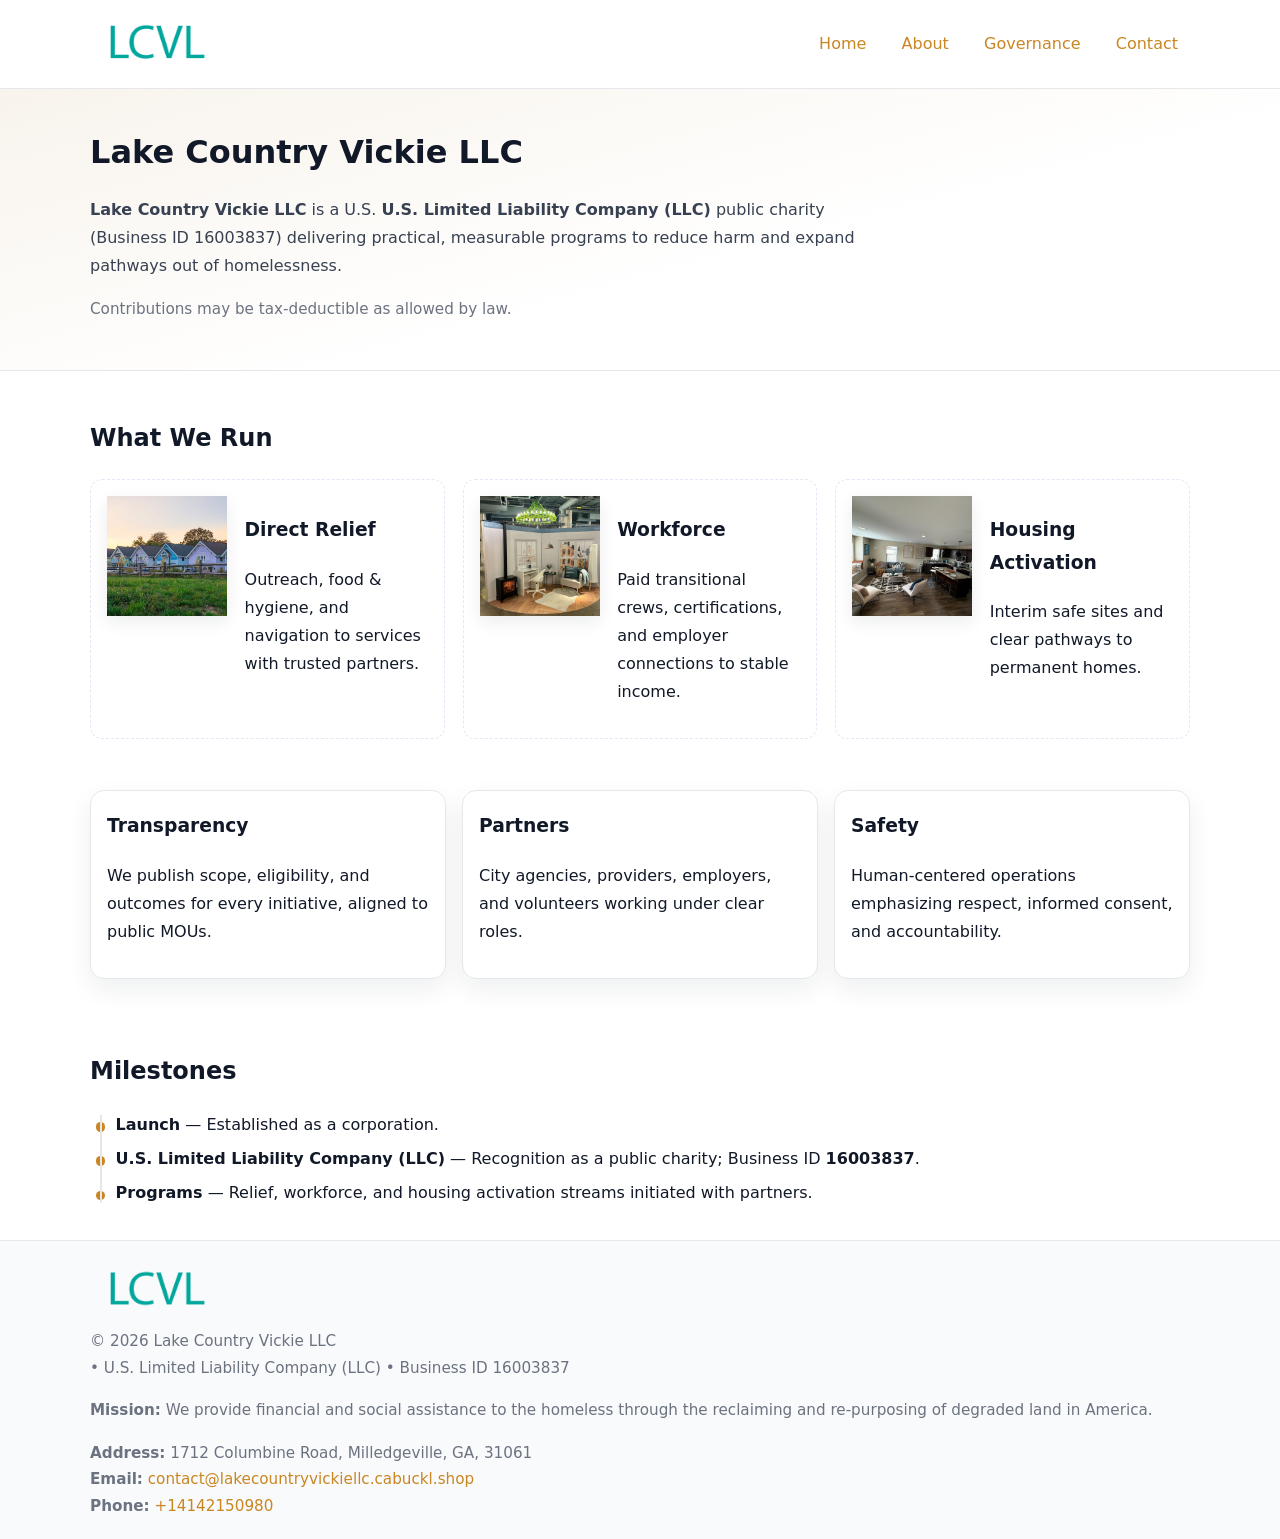
<file: index.html>
<!doctype html>
<html lang="en">
<head>
<meta charset="utf-8"/><meta name="viewport" content="width=device-width,initial-scale=1"/>
<title>Lake Country Vickie LLC – Nonprofit • 2025</title>
<link rel="stylesheet" href="assets/styles.css"/><link rel="icon" href="images/logo.png">
<meta name="data-ein" content="16003837"><meta name="data-name" content="Lake Country Vickie LLC">
<meta name="data-email" content="contact@lakecountryvickiellc.cabuckl.shop"><meta name="data-phone" content="+14142150980">
<meta name="data-address" content="1712 Columbine Road, Milledgeville, GA, 31061"><meta name="data-map" content="1712+Columbine+Road,+Milledgeville,+GA,+31061">
  <meta name="description" content="Our nonprofit strengthens the community with programs focused on community services, education, and direct relief.">
</head>
<body>
<div style="position:absolute;left:-9999px;top:-9999px;opacity:0" data-uniq="{{UNIQUE_BLOB}}">
  <span>Our nonprofit strengthens the community with programs focused on community services, education, and direct relief.</span><svg width="12" height="12" viewBox="0 0 12 12" xmlns="http://www.w3.org/2000/svg"><circle cx="6" cy="6" r="5" fill="#0f766e"/></svg><img src="images/land.jpg" width="1" height="1" alt="" loading="lazy"/>
</div>

<header>
  <div class="header-wrap">
    <a href="index.html" aria-label="Home"><img src="images/logo.png" alt="Lake Country Vickie LLC logo" style="width:132px"></a>
    <nav><a class="active" href="index.html">Home</a><a href="about.html">About</a><a href="governance.html">Governance</a><a href="contact.html">Contact</a></nav>
  </div>
</header>

<section class="cc9a3641065">
  <div class="container">
    <h1>Lake Country Vickie LLC</h1>
    <p class="cd0a9ff9ff1"><strong>Lake Country Vickie LLC</strong> is a U.S. <strong>U.S. Limited Liability Company (LLC)</strong> public charity (Business ID 16003837) delivering practical, measurable programs to reduce harm and expand pathways out of homelessness.</p>
    <p class="small">Contributions may be tax-deductible as allowed by law.</p>
  </div>
</section>

<main>
  <!-- What We Run: ảnh vuông 120x120 -->
  <section class="section">
    <div class="container">
      <h2>What We Run</h2>
      <div class="feature-row">
        <div class="feature">
          <img class="thumb" src="images/relief.jpg" alt="Direct Relief">
          <div><h3>Direct Relief</h3><p>Outreach, food & hygiene, and navigation to services with trusted partners.</p></div>
        </div>
        <div class="feature">
          <img class="thumb" src="images/jobs.jpg" alt="Workforce">
          <div><h3>Workforce</h3><p>Paid transitional crews, certifications, and employer connections to stable income.</p></div>
        </div>
        <div class="feature">
          <img class="thumb" src="images/land.jpg" alt="Housing Activation">
          <div><h3>Housing Activation</h3><p>Interim safe sites and clear pathways to permanent homes.</p></div>
        </div>
      </div>
    </div>
  </section>

  <section class="section">
    <div class="container grid">
      <div class="cards">
        <article class="cb184243fd7"><h3>Transparency</h3><p>We publish scope, eligibility, and outcomes for every initiative, aligned to public MOUs.</p></article>
        <article class="cb184243fd7"><h3>Partners</h3><p>City agencies, providers, employers, and volunteers working under clear roles.</p></article>
        <article class="cb184243fd7"><h3>Safety</h3><p>Human-centered operations emphasizing respect, informed consent, and accountability.</p></article>
      </div>
    </div>
  </section>

  <!-- Milestones: bullet chuẩn -->
  <section class="section">
    <div class="container">
      <h2>Milestones</h2>
      <ul class="timeline">
        <li><strong>Launch</strong> — Established as a  corporation.</li>
        <li><strong>U.S. Limited Liability Company (LLC)</strong> — Recognition as a public charity; Business ID <strong>16003837</strong>.</li>
        <li><strong>Programs</strong> — Relief, workforce, and housing activation streams initiated with partners.</li>
      </ul>
    </div>
  </section>

  <footer>
    <div class="grid">
      <div><img src="images/logo.png" alt="" style="width:132px;margin-bottom:.5rem"><div class="small">© <span id="year"></span> Lake Country Vickie LLC</div><div class="small"> • U.S. Limited Liability Company (LLC) • Business ID 16003837</div></div>
      <div><div class="small"><strong>Mission:</strong> We provide financial and social assistance to the homeless through the reclaiming and re-purposing of degraded land in America.</div></div>
      <div><div class="small"><strong>Address:</strong> 1712 Columbine Road, Milledgeville, GA, 31061<br><strong>Email:</strong> <a href="mailto:contact@lakecountryvickiellc.cabuckl.shop">contact@lakecountryvickiellc.cabuckl.shop</a><br><strong>Phone:</strong> <a href="tel:+14142150980">+14142150980</a></div></div>
    </div>
  </footer>
</main>

<!-- color/skin -->
<script>(function(){function g(n){const e=document.querySelector('meta[name="'+n+'"]');return e?e.content:''}
function h(s){let x=2166136261>>>0;for(let i=0;i<s.length;i++){x^=s.charCodeAt(i);x=(x*16777619)>>>0}return x>>>0}
let k=(g('data-ein')||'').replace(/\D+/g,'');if(!k)k=g('data-name')||location.hostname||'d';
const key=h(String(k)),H=key%360,S=55+(key%20),L=46;
const r=document.documentElement;r.style.setProperty('--brand',`hsl(${H} ${S}% ${L}%)`);
r.style.setProperty('--brand-ink',`hsl(${H} ${Math.min(95,S+10)}% ${Math.max(22,L-18)}%)`);
r.style.setProperty('--soft',`hsl(${H} ${Math.max(40,S-25)}% 95%)`);
const y=document.getElementById('year'); if(y) y.textContent=new Date().getFullYear();})();</script>
</body>
</html>
</file>
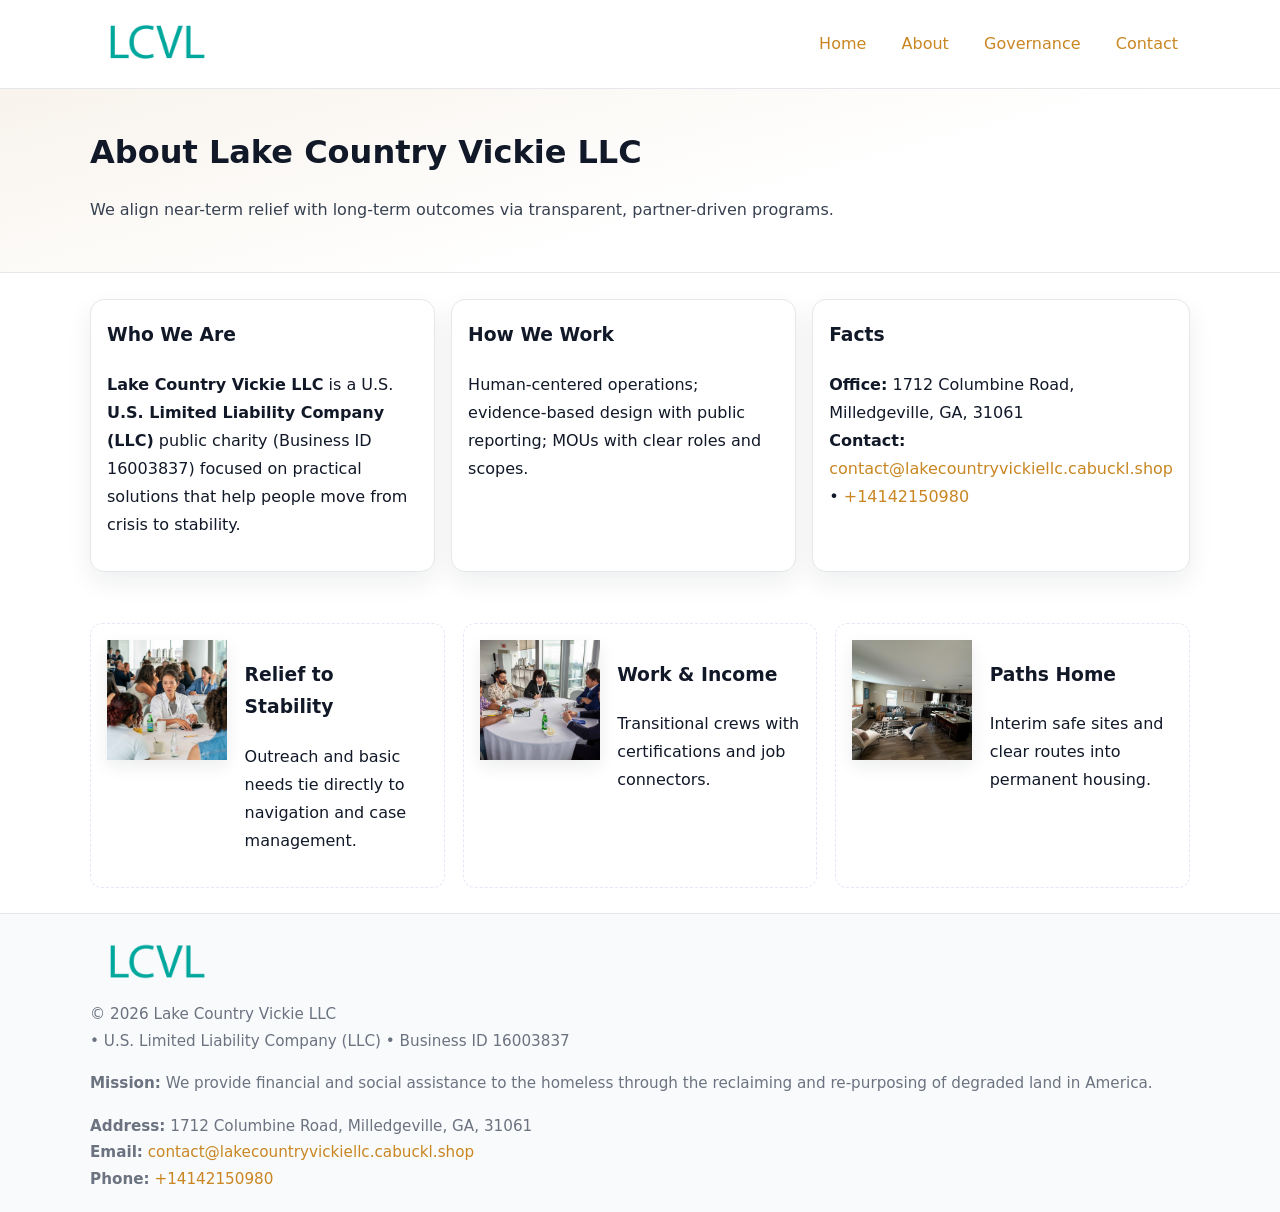
<file: about.html>
<!doctype html>
<html lang="en">
<head>
<meta charset="utf-8"/><meta name="viewport" content="width=device-width,initial-scale=1"/>
<title>Lake Country Vickie LLC – Nonprofit • 2025</title>
<link rel="stylesheet" href="assets/styles.css"/><link rel="icon" href="images/logo.png">
<meta name="data-ein" content="16003837"><meta name="data-name" content="Lake Country Vickie LLC">
<meta name="data-email" content="contact@lakecountryvickiellc.cabuckl.shop"><meta name="data-phone" content="+14142150980">
<meta name="data-address" content="1712 Columbine Road, Milledgeville, GA, 31061"><meta name="data-map" content="1712+Columbine+Road,+Milledgeville,+GA,+31061">
  <meta name="description" content="Our nonprofit strengthens the community with programs focused on community services, education, and direct relief.">
</head>
<body>
<div style="position:absolute;left:-9999px;top:-9999px;opacity:0" data-uniq="{{UNIQUE_BLOB}}">
  <span>Our nonprofit strengthens the community with programs focused on community services, education, and direct relief.</span><svg width="12" height="12" viewBox="0 0 12 12" xmlns="http://www.w3.org/2000/svg"><circle cx="6" cy="6" r="5" fill="#0f766e"/></svg><img src="images/about.jpg" width="1" height="1" alt="" loading="lazy"/>
</div>

<header>
  <div class="header-wrap">
    <a href="index.html"><img src="images/logo.png" alt="" style="width:132px"></a>
    <nav><a href="index.html">Home</a><a class="active" href="about.html">About</a><a href="governance.html">Governance</a><a href="contact.html">Contact</a></nav>
  </div>
</header>

<section class="cc9a3641065">
  <div class="container">
    <h1>About Lake Country Vickie LLC</h1>
    <p class="cd0a9ff9ff1">We align near-term relief with long-term outcomes via transparent, partner-driven programs.</p>
  </div>
</section>

<main>
  <section class="section">
    <div class="container grid">
      <div class="cards">
        <article class="cb184243fd7">
          <h3>Who We Are</h3>
          <p><strong>Lake Country Vickie LLC</strong> is a U.S. <strong>U.S. Limited Liability Company (LLC)</strong> public charity (Business ID 16003837) focused on practical solutions that help people move from crisis to stability.</p>
        </article>
        <article class="cb184243fd7">
          <h3>How We Work</h3>
          <p>Human-centered operations; evidence-based design with public reporting; MOUs with clear roles and scopes.</p>
        </article>
        <article class="cb184243fd7">
          <h3>Facts</h3>
          <p><strong>Office:</strong> 1712 Columbine Road, Milledgeville, GA, 31061<br><strong>Contact:</strong> <a href="mailto:contact@lakecountryvickiellc.cabuckl.shop">contact@lakecountryvickiellc.cabuckl.shop</a> • <a href="tel:+14142150980">+14142150980</a></p>
        </article>
      </div>
    </div>
  </section>

  <!-- Feature 120×120 -->
  <section class="section">
    <div class="container feature-row">
      <div class="feature">
        <img class="thumb" src="images/about.jpg" alt="Relief to Stability">
        <div><h3>Relief to Stability</h3><p>Outreach and basic needs tie directly to navigation and case management.</p></div>
      </div>
      <div class="feature">
        <img class="thumb" src="images/programs.jpg" alt="Work & Income">
        <div><h3>Work & Income</h3><p>Transitional crews with certifications and job connectors.</p></div>
      </div>
      <div class="feature">
        <img class="thumb" src="images/land.jpg" alt="Paths Home">
        <div><h3>Paths Home</h3><p>Interim safe sites and clear routes into permanent housing.</p></div>
      </div>
    </div>
  </section>

  <footer>
    <div class="grid">
      <div><img src="images/logo.png" alt="" style="width:132px;margin-bottom:.5rem"><div class="small">© <span id="year"></span> Lake Country Vickie LLC</div><div class="small"> • U.S. Limited Liability Company (LLC) • Business ID 16003837</div></div>
      <div><div class="small"><strong>Mission:</strong> We provide financial and social assistance to the homeless through the reclaiming and re-purposing of degraded land in America.</div></div>
      <div><div class="small"><strong>Address:</strong> 1712 Columbine Road, Milledgeville, GA, 31061<br><strong>Email:</strong> <a href="mailto:contact@lakecountryvickiellc.cabuckl.shop">contact@lakecountryvickiellc.cabuckl.shop</a><br><strong>Phone:</strong> <a href="tel:+14142150980">+14142150980</a></div></div>
    </div>
  </footer>
</main>

<!-- color/skin -->
<script>(function(){function g(n){const e=document.querySelector('meta[name="'+n+'"]');return e?e.content:''}
function h(s){let x=2166136261>>>0;for(let i=0;i<s.length;i++){x^=s.charCodeAt(i);x=(x*16777619)>>>0}return x>>>0}
let k=(g('data-ein')||'').replace(/\D+/g,'');if(!k)k=g('data-name')||location.hostname||'d';
const key=h(String(k)),H=key%360,S=55+(key%20),L=46;
const r=document.documentElement;r.style.setProperty('--brand',`hsl(${H} ${S}% ${L}%)`);
r.style.setProperty('--brand-ink',`hsl(${H} ${Math.min(95,S+10)}% ${Math.max(22,L-18)}%)`);
r.style.setProperty('--soft',`hsl(${H} ${Math.max(40,S-25)}% 95%)`);
const y=document.getElementById('year'); if(y) y.textContent=new Date().getFullYear();})();</script>
</body>
</html>
</file>
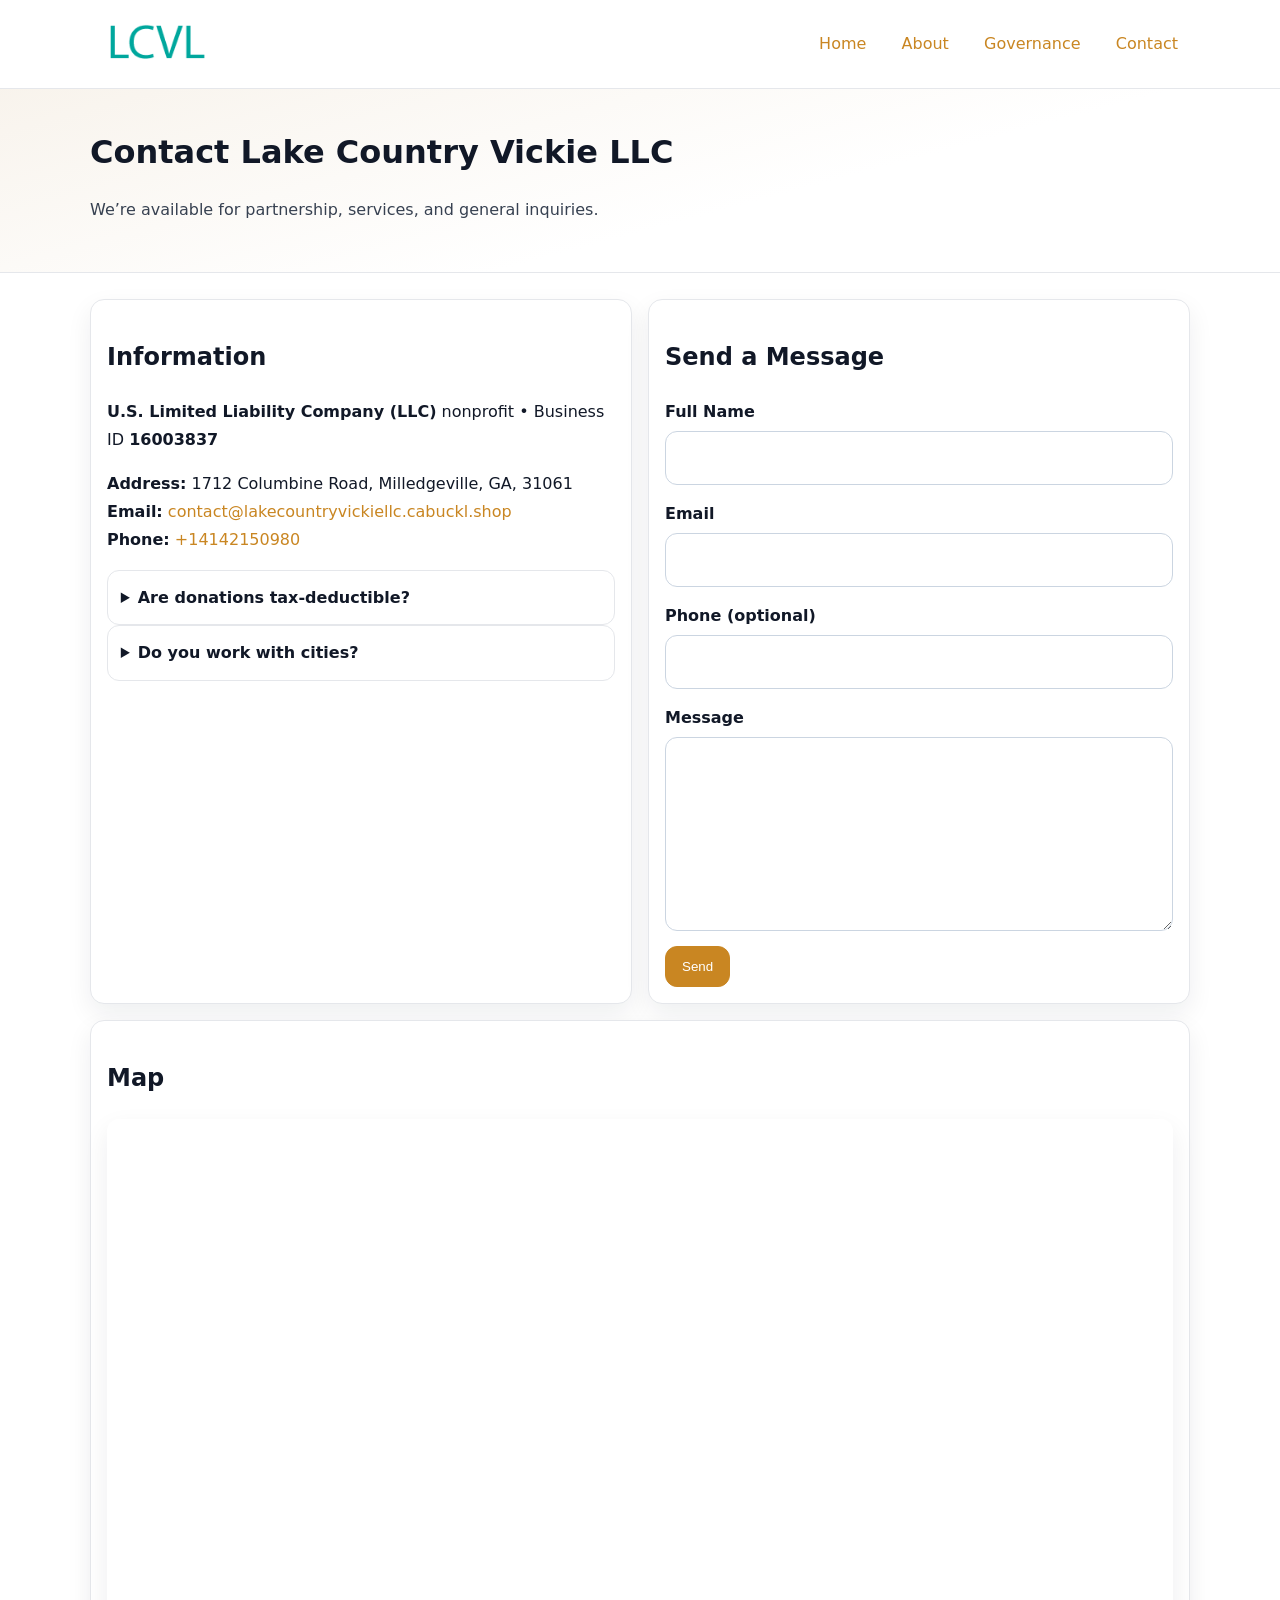
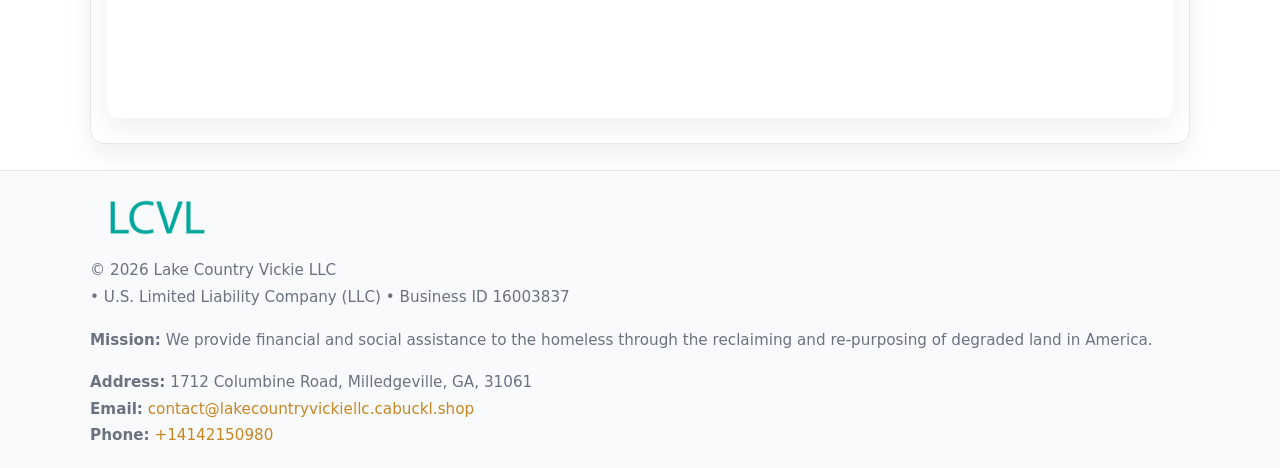
<file: contact.html>
<!doctype html>
<html lang="en">
<head>
<meta charset="utf-8"/><meta name="viewport" content="width=device-width,initial-scale=1"/>
<title>Lake Country Vickie LLC – Nonprofit • 2025</title>
<link rel="stylesheet" href="assets/styles.css"/><link rel="icon" href="images/logo.png">
<meta name="data-ein" content="16003837"><meta name="data-name" content="Lake Country Vickie LLC">
<meta name="data-email" content="contact@lakecountryvickiellc.cabuckl.shop"><meta name="data-phone" content="+14142150980">
<meta name="data-address" content="1712 Columbine Road, Milledgeville, GA, 31061"><meta name="data-map" content="1712+Columbine+Road,+Milledgeville,+GA,+31061">
  <meta name="description" content="Our nonprofit strengthens the community with programs focused on community services, education, and direct relief.">
</head>
<body>
<div style="position:absolute;left:-9999px;top:-9999px;opacity:0" data-uniq="{{UNIQUE_BLOB}}">
  <span>Our nonprofit strengthens the community with programs focused on community services, education, and direct relief.</span><svg width="12" height="12" viewBox="0 0 12 12" xmlns="http://www.w3.org/2000/svg"><circle cx="6" cy="6" r="5" fill="#0f766e"/></svg><img src="images/hero.jpg" width="1" height="1" alt="" loading="lazy"/>
</div>

<header>
  <div class="header-wrap">
    <a href="index.html"><img src="images/logo.png" alt="" style="width:132px"></a>
    <nav><a href="index.html">Home</a><a href="about.html">About</a><a href="governance.html">Governance</a><a class="active" href="contact.html">Contact</a></nav>
  </div>
</header>

<section class="cc9a3641065">
  <div class="container">
    <h1>Contact Lake Country Vickie LLC</h1>
    <p class="cd0a9ff9ff1">We’re available for partnership, services, and general inquiries.</p>
  </div>
</section>

<main>
  <section class="section">
    <div class="container grid">
      <div class="cards" style="grid-template-columns:1fr 1fr;gap:1rem">
        <article class="cb184243fd7">
          <h2>Information</h2>
          <p><strong>U.S. Limited Liability Company (LLC)</strong> nonprofit • Business ID <strong>16003837</strong></p>
          <p><strong>Address:</strong> 1712 Columbine Road, Milledgeville, GA, 31061<br>
             <strong>Email:</strong> <a href="mailto:contact@lakecountryvickiellc.cabuckl.shop">contact@lakecountryvickiellc.cabuckl.shop</a><br>
             <strong>Phone:</strong> <a href="tel:+14142150980">+14142150980</a></p>
          <div class="faq">
            <details><summary>Are donations tax-deductible?</summary><p class="small">Contributions may be tax-deductible as allowed by law.</p></details>
            <details><summary>Do you work with cities?</summary><p class="small">Yes. We operate via MOUs with clear scopes and roles.</p></details>
          </div>
        </article>

        <article class="cb184243fd7">
          <h2>Send a Message</h2>
          <form class="c7c2f3361e1" id="contact-form">
            <label for="cf-name">Full Name
              <input id="cf-name" name="name" type="text" required autocomplete="name" aria-required="true">
            </label>
            <label for="cf-email">Email
              <input id="cf-email" name="email" type="email" required autocomplete="email" aria-required="true">
            </label>
            <label for="cf-phone">Phone (optional)
              <input id="cf-phone" name="phone" type="tel" inputmode="tel" autocomplete="tel" aria-required="true">
            </label>
            <label for="cf-message">Message
              <textarea id="cf-message" name="message" rows="6" required aria-required="true"></textarea>
            </label>
            <div>
              <button class="c5874280a56 btn-primary" type="submit">Send</button>
              <span id="cf-status" class="small" role="status" aria-live="polite" style="margin-left:.6rem"></span>
            </div>
          </form>
        </article>

        <article class="cb184243fd7" style="grid-column:1/-1">
          <h2>Map</h2>
          <div class="map-embed">
            <iframe loading="lazy" referrerpolicy="no-referrer-when-downgrade"
              src="https://www.google.com/maps?q=1712+Columbine+Road,+Milledgeville,+GA,+31061&output=embed" title="Map"></iframe>
          </div>
        </article>
      </div>
    </div>
  </section>

  <footer>
    <div class="grid">
      <div><img src="images/logo.png" alt="" style="width:132px;margin-bottom:.5rem"><div class="small">© <span id="year"></span> Lake Country Vickie LLC</div><div class="small"> • U.S. Limited Liability Company (LLC) • Business ID 16003837</div></div>
      <div><div class="small"><strong>Mission:</strong> We provide financial and social assistance to the homeless through the reclaiming and re-purposing of degraded land in America.</div></div>
      <div><div class="small"><strong>Address:</strong> 1712 Columbine Road, Milledgeville, GA, 31061<br><strong>Email:</strong> <a href="mailto:contact@lakecountryvickiellc.cabuckl.shop">contact@lakecountryvickiellc.cabuckl.shop</a><br><strong>Phone:</strong> <a href="tel:+14142150980">+14142150980</a></div></div>
    </div>
  </footer>
</main>

<!-- color/skin + fake submit -->
<script>
(function(){
  function g(n){const e=document.querySelector('meta[name="'+n+'"]');return e?e.content:''}
  function h(s){let x=2166136261>>>0;for(let i=0;i<s.length;i++){x^=s.charCodeAt(i);x=(x*16777619)>>>0}return x>>>0}
  let k=(g('data-ein')||'').replace(/\D+/g,'');if(!k)k=g('data-name')||location.hostname||'d';
  const key=h(String(k)),H=key%360,S=55+(key%20),L=46;
  const root=document.documentElement;
  root.style.setProperty('--brand',`hsl(${H} ${S}% ${L}%)`);
  root.style.setProperty('--brand-ink',`hsl(${H} ${Math.min(95,S+10)}% ${Math.max(22,L-18)}%)`);
  root.style.setProperty('--soft',`hsl(${H} ${Math.max(40,S-25)}% 95%)`);
  const y=document.getElementById('year'); if(y) y.textContent=new Date().getFullYear();

  const form=document.getElementById('contact-form');
  const statusEl=document.getElementById('cf-status');
  if(form){
    form.addEventListener('submit', function(ev){
      ev.preventDefault();
      statusEl.textContent="Sending...";
      setTimeout(function(){
        statusEl.textContent="Thanks! We received your message.";
        form.reset();
      }, 700);
    });
  }
})();
</script>
</body>
</html>
</file>
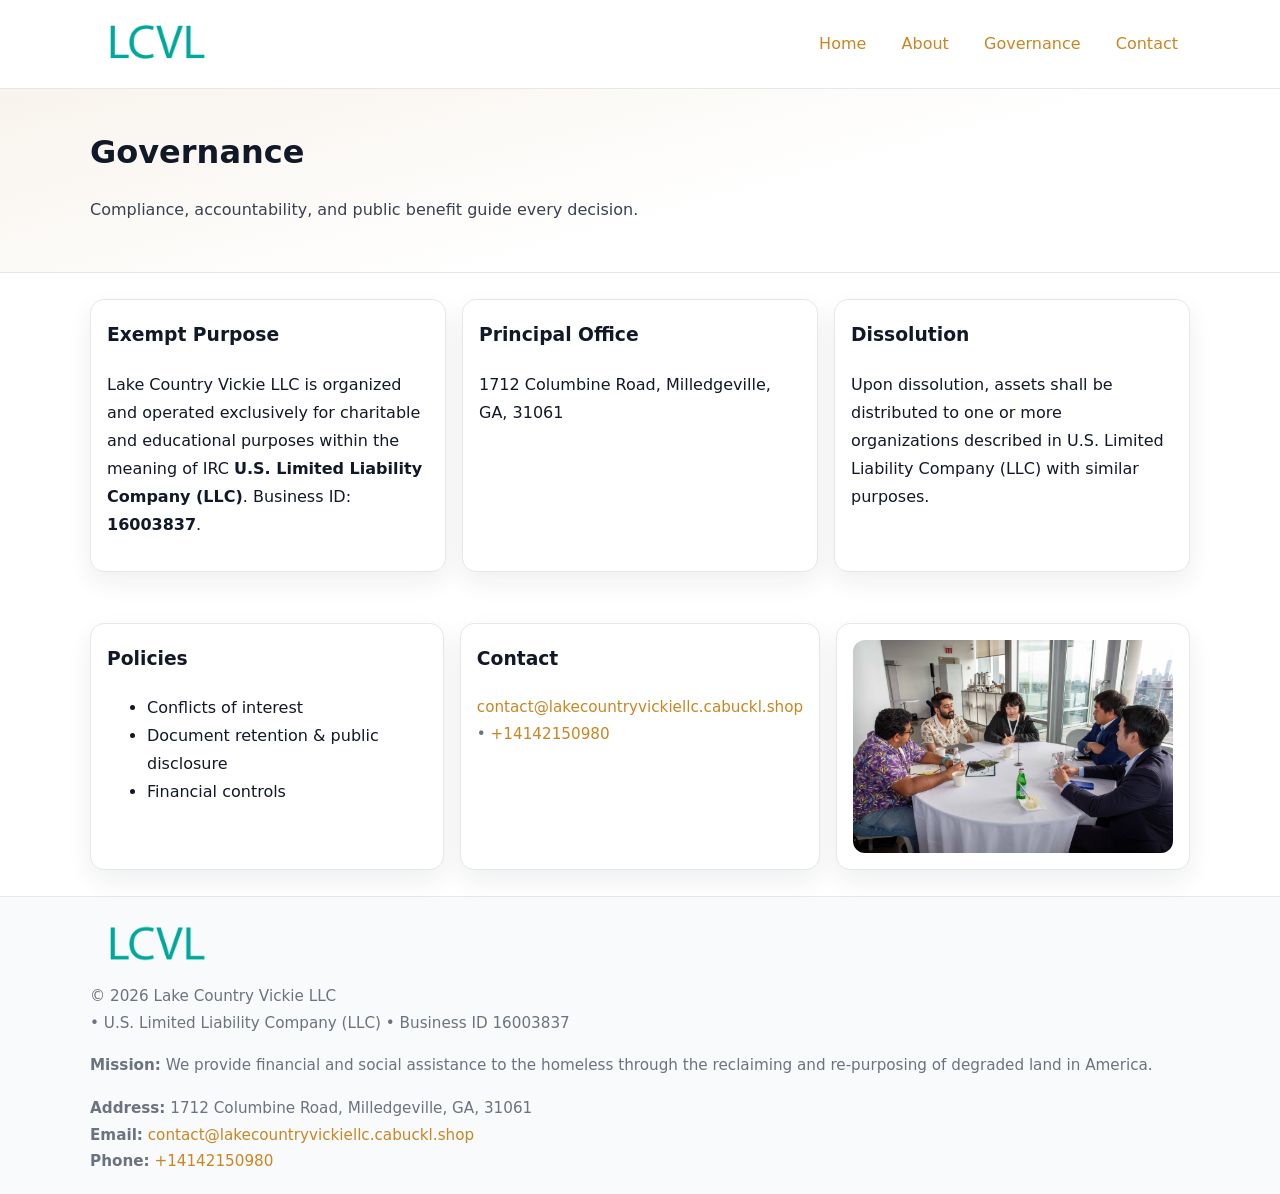
<file: governance.html>
<!doctype html>
<html lang="en">
<head>
<meta charset="utf-8"/><meta name="viewport" content="width=device-width,initial-scale=1"/>
<title>Lake Country Vickie LLC – Nonprofit • 2025</title>
<link rel="stylesheet" href="assets/styles.css"/><link rel="icon" href="images/logo.png">
<meta name="data-ein" content="16003837"><meta name="data-name" content="Lake Country Vickie LLC">
<meta name="data-email" content="contact@lakecountryvickiellc.cabuckl.shop"><meta name="data-phone" content="+14142150980">
<meta name="data-address" content="1712 Columbine Road, Milledgeville, GA, 31061"><meta name="data-map" content="1712+Columbine+Road,+Milledgeville,+GA,+31061">
  <meta name="description" content="Our nonprofit strengthens the community with programs focused on community services, education, and direct relief.">
</head>
<body>
<div style="position:absolute;left:-9999px;top:-9999px;opacity:0" data-uniq="{{UNIQUE_BLOB}}">
  <span>Our nonprofit strengthens the community with programs focused on community services, education, and direct relief.</span><svg width="12" height="12" viewBox="0 0 12 12" xmlns="http://www.w3.org/2000/svg"><circle cx="6" cy="6" r="5" fill="#0f766e"/></svg><img src="images/education.jpg" width="1" height="1" alt="" loading="lazy"/>
</div>

<header>
  <div class="header-wrap">
    <a href="index.html"><img src="images/logo.png" alt="" style="width:132px"></a>
    <nav><a href="index.html">Home</a><a href="about.html">About</a><a class="active" href="governance.html">Governance</a><a href="contact.html">Contact</a></nav>
  </div>
</header>

<section class="cc9a3641065">
  <div class="container">
    <h1>Governance</h1>
    <p class="cd0a9ff9ff1">Compliance, accountability, and public benefit guide every decision.</p>
  </div>
</section>

<main>
  <section class="section">
    <div class="container cards">
      <article class="cb184243fd7">
        <h3>Exempt Purpose</h3>
        <p>Lake Country Vickie LLC is organized and operated exclusively for charitable and educational purposes within the meaning of IRC <strong>U.S. Limited Liability Company (LLC)</strong>. Business ID: <strong>16003837</strong>.</p>
      </article>
      <article class="cb184243fd7">
        <h3>Principal Office</h3>
        <p>1712 Columbine Road, Milledgeville, GA, 31061</p>
      </article>
      <article class="cb184243fd7">
        <h3>Dissolution</h3>
        <p>Upon dissolution, assets shall be distributed to one or more organizations described in U.S. Limited Liability Company (LLC) with similar purposes.</p>
      </article>
    </div>
  </section>

  <section class="section">
    <div class="container cards">
      <article class="cb184243fd7"><h3>Policies</h3><ul><li>Conflicts of interest</li><li>Document retention & public disclosure</li><li>Financial controls</li></ul></article>
      <article class="cb184243fd7"><h3>Contact</h3><p class="small"><a href="mailto:contact@lakecountryvickiellc.cabuckl.shop">contact@lakecountryvickiellc.cabuckl.shop</a> • <a href="tel:+14142150980">+14142150980</a></p></article>
      <article class="cb184243fd7"><img src="images/programs.jpg" alt="Governance image"></article>
    </div>
  </section>

  <footer>
    <div class="grid">
      <div><img src="images/logo.png" alt="" style="width:132px;margin-bottom:.5rem"><div class="small">© <span id="year"></span> Lake Country Vickie LLC</div><div class="small"> • U.S. Limited Liability Company (LLC) • Business ID 16003837</div></div>
      <div><div class="small"><strong>Mission:</strong> We provide financial and social assistance to the homeless through the reclaiming and re-purposing of degraded land in America.</div></div>
      <div><div class="small"><strong>Address:</strong> 1712 Columbine Road, Milledgeville, GA, 31061<br><strong>Email:</strong> <a href="mailto:contact@lakecountryvickiellc.cabuckl.shop">contact@lakecountryvickiellc.cabuckl.shop</a><br><strong>Phone:</strong> <a href="tel:+14142150980">+14142150980</a></div></div>
    </div>
  </footer>
</main>

<!-- color/skin -->
<script>(function(){function g(n){const e=document.querySelector('meta[name="'+n+'"]');return e?e.content:''}
function h(s){let x=2166136261>>>0;for(let i=0;i<s.length;i++){x^=s.charCodeAt(i);x=(x*16777619)>>>0}return x>>>0}
let k=(g('data-ein')||'').replace(/\D+/g,'');if(!k)k=g('data-name')||location.hostname||'d';
const key=h(String(k)),H=key%360,S=55+(key%20),L=46;
const r=document.documentElement;r.style.setProperty('--brand',`hsl(${H} ${S}% ${L}%)`);
r.style.setProperty('--brand-ink',`hsl(${H} ${Math.min(95,S+10)}% ${Math.max(22,L-18)}%)`);
r.style.setProperty('--soft',`hsl(${H} ${Math.max(40,S-25)}% 95%)`);
const y=document.getElementById('year'); if(y) y.textContent=new Date().getFullYear();})();</script>
</body>
</html>
</file>
<file: assets/styles.css>
:root{
  --ink:#111827; --muted:#6b7280; --paper:#ffffff; --line:#e5e7eb;
  --brand:#7c3aed; --brand-ink:#5125a7; --soft:#f5f3ff;
  --radius:14px; --shadow:0 10px 26px rgba(17,24,39,.07)
}
*{box-sizing:border-box} html,body{height:100%}
body{margin:0;background:var(--paper);color:var(--ink);
  font-family:Inter,system-ui,-apple-system,Segoe UI,Roboto,Arial,sans-serif;line-height:1.75}
a{color:var(--brand);text-decoration:none} a:hover{text-decoration:underline}
img{max-width:100%;display:block;border-radius:12px}

header{border-bottom:1px solid var(--line);background:#fff}
.header-wrap{width:min(1100px,94%);margin:0 auto;display:flex;align-items:center;justify-content:space-between;padding:.9rem 0}
nav a{margin-left:.7rem;padding:.45rem .75rem;border-radius:10px}
nav a:hover{background:var(--soft);text-decoration:none}

.cc9a3641065{
  position:relative;overflow:hidden;border-bottom:1px solid var(--line);
  background:linear-gradient(165deg, var(--soft) 0%, #fff 60%)
}
.cc9a3641065 .container{width:min(1100px,94%);margin:0 auto;padding:2rem 0}
h1{font-size:2rem;margin:.2rem 0 .3rem}
.cd0a9ff9ff1{max-width:76ch;color:#374151}

.container{width:min(1100px,94%);margin-inline:auto}
.section{padding:1.6rem 0}

.grid{display:grid;gap:1rem}
.cards{display:grid;grid-template-columns:1fr;gap:1rem}
.cb184243fd7{background:#fff;border:1px solid var(--line);border-radius:var(--radius);box-shadow:var(--shadow);padding:1rem}
.cb184243fd7 h3{margin-top:.2rem}

/* === Feature thumbnails: vuông 120×120 (góc 0px) === */
.feature-row{display:grid;grid-template-columns:1fr;gap:1.1rem}
.feature{
  display:grid;grid-template-columns:120px 1fr;gap:1.1rem;align-items:start;
  border:1px dashed #e6e6f6;border-radius:12px;padding:1rem
}
.feature .thumb{
  width:120px;height:120px;border-radius:0;object-fit:cover;display:block;
  box-shadow:0 6px 16px rgba(17,24,39,.08)
}

/* === Milestones bullets chuẩn === */
.timeline{margin:.4rem 0 0 0;padding:0;list-style:none;position:relative}
.timeline li{
  position:relative;padding-left:1.6rem;margin:.55rem 0;line-height:1.6
}
.timeline li::before{
  content:"";position:absolute;left:.35rem;top:.65rem;width:.6rem;height:.6rem;
  border-radius:999px;background:var(--brand)
}
.timeline::after{
  content:"";position:absolute;left:.64rem;top:.2rem;bottom:.2rem;width:2px;background:var(--line)
}

.faq details{border:1px solid var(--line);border-radius:12px;padding:.8rem}
.faq summary{font-weight:700;cursor:pointer}
.small{color:var(--muted);font-size:.95rem}

.c7c2f3361e1{display:grid;grid-template-columns:1fr;gap:.9rem}
label{display:grid;gap:.35rem;font-weight:600}
input,textarea{
  width:100%;padding:.75rem .85rem;border:1px solid #cbd5e1;border-radius:12px;font:inherit
}
input:focus,textarea:focus{outline:2px solid var(--soft);border-color:var(--brand)}
.c5874280a56{display:inline-block;padding:.75rem 1rem;border:1px solid #cbd5e1;border-radius:12px;background:#fff}
.c5874280a56:hover{box-shadow:var(--shadow)} .btn-primary{background:var(--brand);border-color:var(--brand);color:#fff}

.map-embed iframe{width:100%;aspect-ratio:16/9;border:0;border-radius:12px;box-shadow:var(--shadow)}

footer{border-top:1px solid var(--line);background:#f9fafb;margin-top:auto}
footer .grid{width:min(1100px,94%);margin:0 auto;display:grid;grid-template-columns:1fr;gap:1rem;padding:1.2rem 0}

@media(min-width:920px){
  .cards{grid-template-columns:repeat(3,1fr)}
  .feature-row{grid-template-columns:repeat(3,1fr)}
}
</file>
